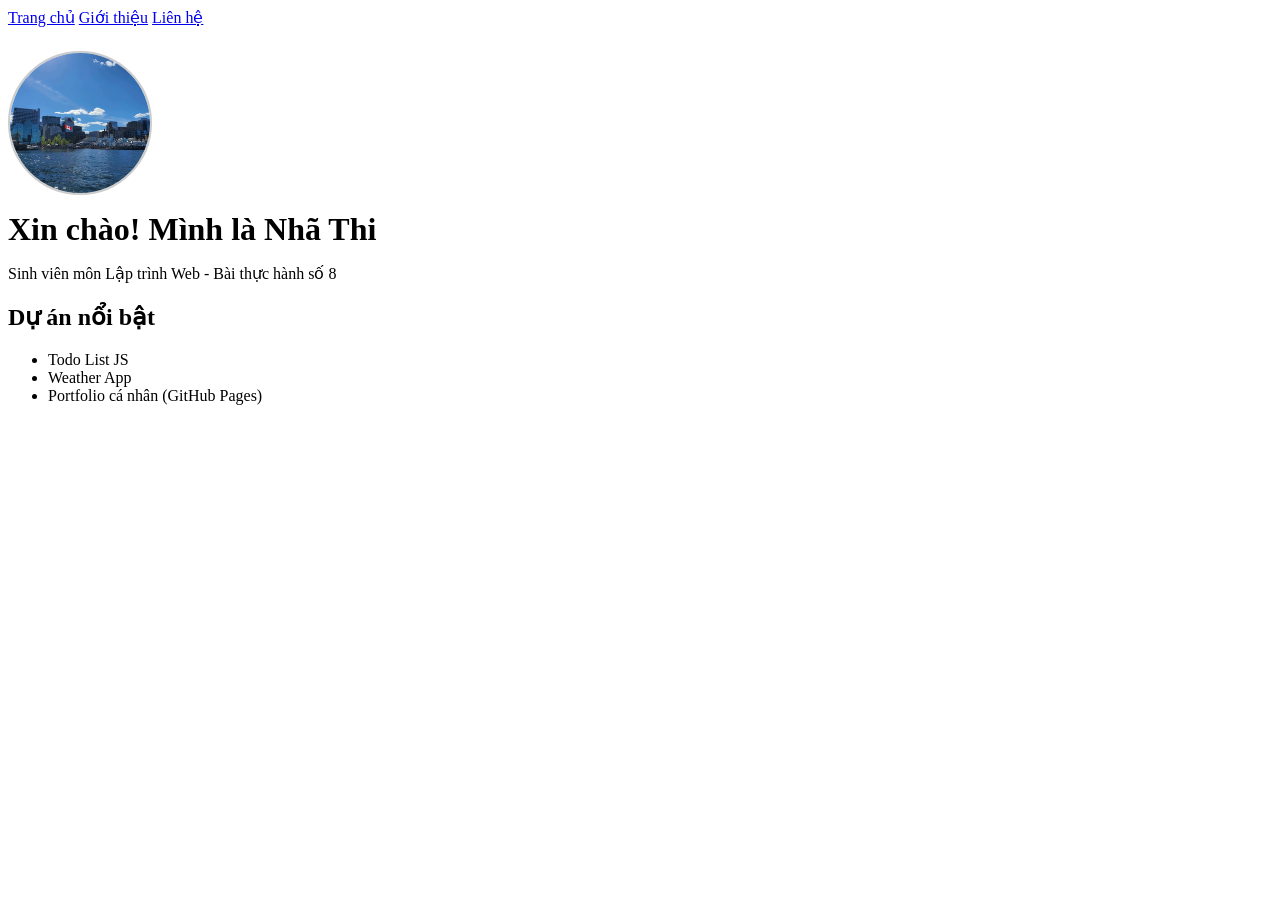
<file: index.html>
<!DOCTYPE html>
<html lang="vi">
<head>
  <meta charset="UTF-8">
  <meta name="viewport" content="width=device-width, initial-scale=1.0">
  <title>Portfolio - Nhã Thi</title>
  <link rel="stylesheet" href="style.css">
</head>
<body>

  <nav>
    <a href="#home">Trang chủ</a>
    <a href="#about">Giới thiệu</a>
    <a href="#contact">Liên hệ</a>
  </nav>

  <header class="hero" id="home">
    <img src="assets/img/avatar.jpg" alt="Ảnh đại diện của Nhã Thi" class="avatar">

    <h1>Xin chào! Mình là Nhã Thi</h1>
    <p>Sinh viên môn Lập trình Web - Bài thực hành số 8</p>
  </header>

  <section id="about">
    <h2>Dự án nổi bật</h2>
    <ul>
      <li>Todo List JS</li>
      <li>Weather App</li>
      <li>Portfolio cá nhân (GitHub Pages)</li>
    </ul>
  </section>

</body>

</html>
</file>
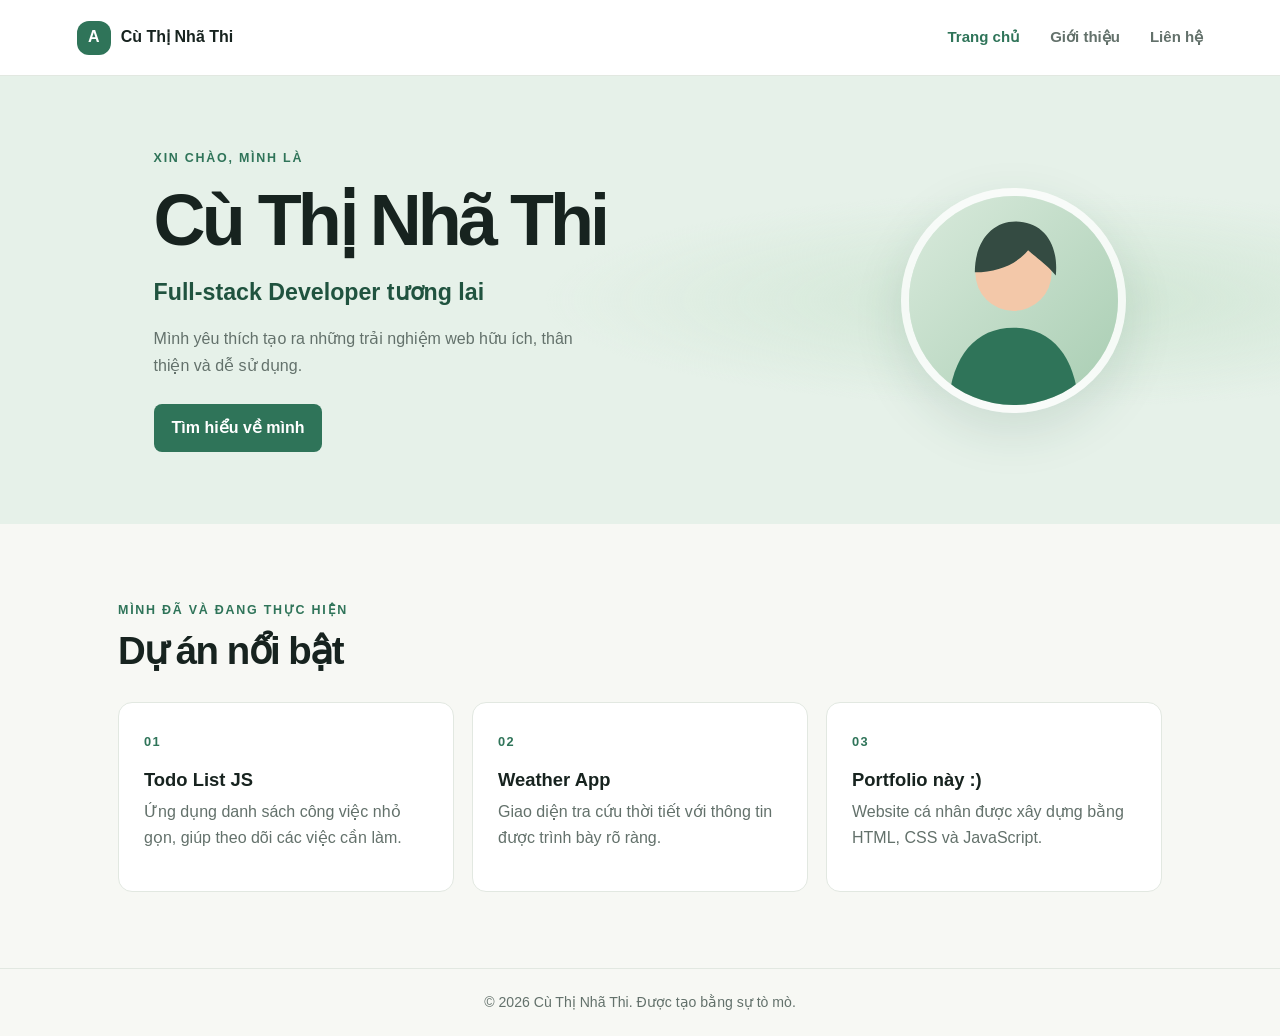
<file: Verification/index.html>
<!DOCTYPE html>
<html lang="vi">
<head>
    <meta charset="UTF-8">
    <meta name="viewport" content="width=device-width, initial-scale=1.0">
    <meta name="description" content="Portfolio của Cù Thị Nhã Thi, nhà phát triển web tương lai.">
    <title>Cù Thị Nhã Thi | Portfolio</title>
    <link rel="stylesheet" href="css/style.css">
    <script src="js/script.js" defer></script>
</head>
<body>
    <nav class="site-nav" aria-label="Điều hướng chính">
        <a class="brand" href="index.html" aria-label="Cù Thị Nhã Thi - Trang chủ">
            <span class="brand-mark" aria-hidden="true">A</span>
            <span>Cù Thị Nhã Thi</span>
        </a>
        <div class="nav-links">
            <a href="index.html" aria-current="page">Trang chủ</a>
            <a href="about.html">Giới thiệu</a>
            <a href="contact.html">Liên hệ</a>
        </div>
    </nav>

    <main>
        <header class="hero">
            <div class="hero-copy">
                <p class="eyebrow">Xin chào, mình là</p>
                <h1>Cù Thị Nhã Thi</h1>
                <p class="hero-role">Full-stack Developer tương lai</p>
                <p class="hero-intro">Mình yêu thích tạo ra những trải nghiệm web hữu ích, thân thiện và dễ sử dụng.</p>
                <a class="button" href="about.html">Tìm hiểu về mình</a>
            </div>
            <img class="avatar" src="images/avatar.svg" alt="Ảnh đại diện minh họa của Cù Thị Nhã Thi">
        </header>

        <section class="content-section" aria-labelledby="projects-title">
            <p class="eyebrow">Mình đã và đang thực hiện</p>
            <h2 id="projects-title">Dự án nổi bật</h2>
            <div class="project-grid">
                <article class="project-card">
                    <span class="project-number">01</span>
                    <h3>Todo List JS</h3>
                    <p>Ứng dụng danh sách công việc nhỏ gọn, giúp theo dõi các việc cần làm.</p>
                </article>
                <article class="project-card">
                    <span class="project-number">02</span>
                    <h3>Weather App</h3>
                    <p>Giao diện tra cứu thời tiết với thông tin được trình bày rõ ràng.</p>
                </article>
                <article class="project-card">
                    <span class="project-number">03</span>
                    <h3>Portfolio này :)</h3>
                    <p>Website cá nhân được xây dựng bằng HTML, CSS và JavaScript.</p>
                </article>
            </div>
        </section>
    </main>

    <footer class="site-footer">
        <p>© <span data-current-year></span> Cù Thị Nhã Thi. Được tạo bằng sự tò mò.</p>
    </footer>
</body>
</html>
</file>
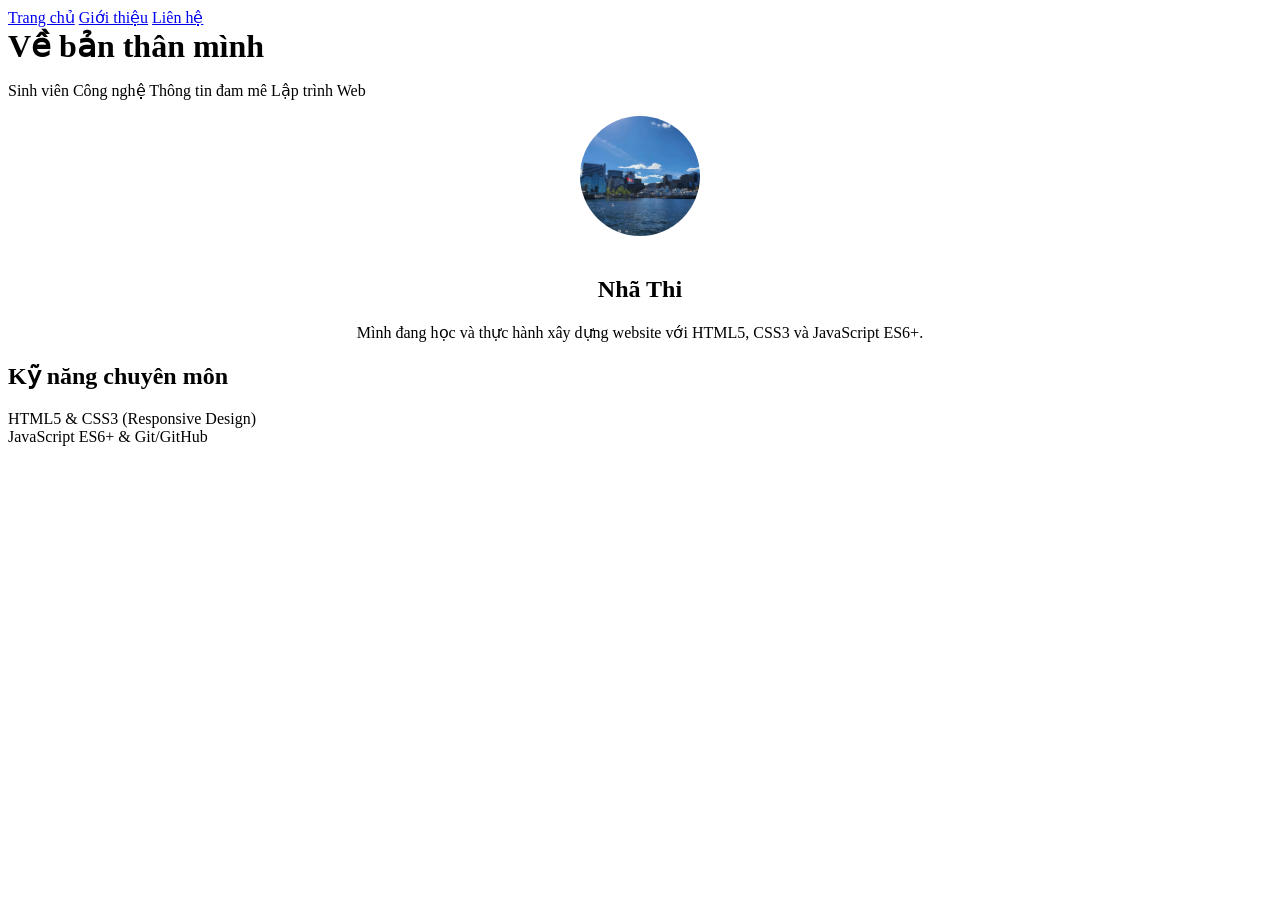
<file: about.html>
<!DOCTYPE html>
<html lang="vi">
<head>
  <meta charset="UTF-8">
  <meta name="viewport" content="width=device-width, initial-scale=1.0">
  <title>Giới thiệu - Nhã Thi</title>
  <link rel="stylesheet" href="/style.css">
</head>
<body>
  <nav>
    <a href="index.html">Trang chủ</a>
    <a href="about.html">Giới thiệu</a>
    <a href="contact.html">Liên hệ</a>
  </nav>

  <header>
    <h1>Về bản thân mình</h1>
    <p>Sinh viên Công nghệ Thông tin đam mê Lập trình Web</p>
  </header>

  <section>
    <div class="project" style="text-align: center;">
      <img src="assets/img/avatar.jpg" alt="Ảnh đại diện" style="width: 120px; height: 120px; border-radius: 50%; object-fit: cover; margin-bottom: 1rem;">
      <h2>Nhã Thi</h2>
      <p>Mình đang học và thực hành xây dựng website với HTML5, CSS3 và JavaScript ES6+.</p>
    </div>

    <h2>Kỹ năng chuyên môn</h2>
    <div class="project">HTML5 & CSS3 (Responsive Design)</div>
    <div class="project">JavaScript ES6+ & Git/GitHub</div>
  </section>
</body>
</html>
</file>
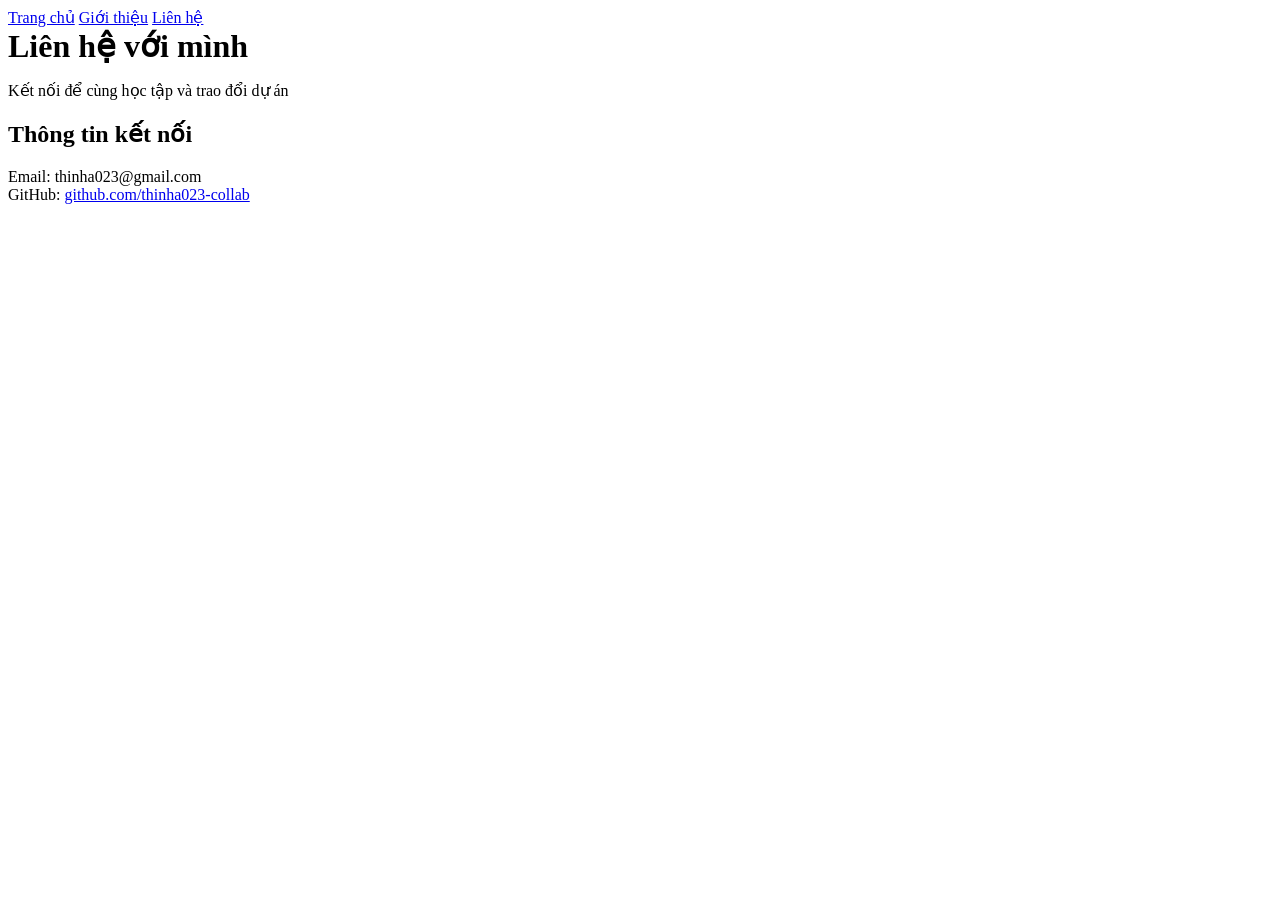
<file: contact.html>
<!DOCTYPE html>
<html lang="vi">
<head>
  <meta charset="UTF-8">
  <meta name="viewport" content="width=device-width, initial-scale=1.0">
  <title>Liên hệ - Nhã Thi</title>
  <link rel="stylesheet" href="style.css">
</head>
<body>
  <nav>
    <a href="index.html">Trang chủ</a>
    <a href="about.html">Giới thiệu</a>
    <a href="contact.html">Liên hệ</a>
  </nav>

  <header>
    <h1>Liên hệ với mình</h1>
    <p>Kết nối để cùng học tập và trao đổi dự án</p>
  </header>

  <section>
    <h2>Thông tin kết nối</h2>
    <div class="project">Email: thinha023@gmail.com</div>
    <div class="project">GitHub: <a href="https://github.com/thinha023-collab" target="_blank">github.com/thinha023-collab</a></div>
  </section>
</body>

</html>
</file>
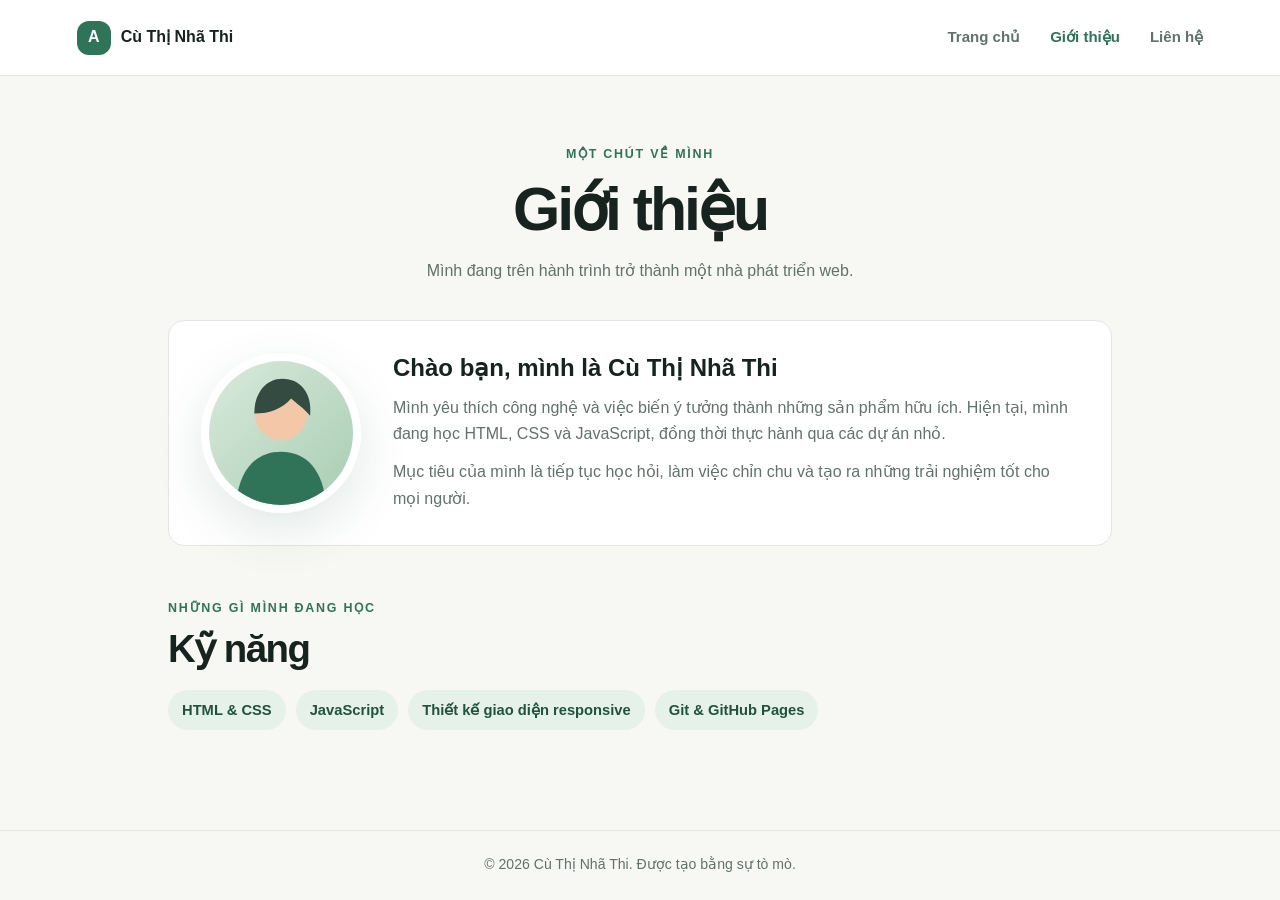
<file: Verification/about.html>
<!DOCTYPE html>
<html lang="vi">
<head>
    <meta charset="UTF-8">
    <meta name="viewport" content="width=device-width, initial-scale=1.0">
    <meta name="description" content="Tìm hiểu thêm về Cù Thị Nhã Thi và hành trình học lập trình web.">
    <title>Giới thiệu | Cù Thị Nhã Thi</title>
    <link rel="stylesheet" href="css/style.css">
    <script src="js/script.js" defer></script>
</head>
<body>
    <nav class="site-nav" aria-label="Điều hướng chính">
        <a class="brand" href="index.html" aria-label="Cù Thị Nhã Thi - Trang chủ">
            <span class="brand-mark" aria-hidden="true">A</span>
            <span>Cù Thị Nhã Thi</span>
        </a>
        <div class="nav-links">
            <a href="index.html">Trang chủ</a>
            <a href="about.html" aria-current="page">Giới thiệu</a>
            <a href="contact.html">Liên hệ</a>
        </div>
    </nav>

    <main class="page-main">
        <header class="page-heading">
            <p class="eyebrow">Một chút về mình</p>
            <h1>Giới thiệu</h1>
            <p>Mình đang trên hành trình trở thành một nhà phát triển web.</p>
        </header>
        <section class="about-panel">
            <img class="avatar avatar-small" src="images/avatar.svg" alt="Ảnh đại diện minh họa của Cù Thị Nhã Thi">
            <div>
                <h2>Chào bạn, mình là Cù Thị Nhã Thi</h2>
                <p>Mình yêu thích công nghệ và việc biến ý tưởng thành những sản phẩm hữu ích. Hiện tại, mình đang học HTML, CSS và JavaScript, đồng thời thực hành qua các dự án nhỏ.</p>
                <p>Mục tiêu của mình là tiếp tục học hỏi, làm việc chỉn chu và tạo ra những trải nghiệm tốt cho mọi người.</p>
            </div>
        </section>
        <section class="content-section skills-section">
            <p class="eyebrow">Những gì mình đang học</p>
            <h2>Kỹ năng</h2>
            <ul class="skill-list">
                <li>HTML &amp; CSS</li>
                <li>JavaScript</li>
                <li>Thiết kế giao diện responsive</li>
                <li>Git &amp; GitHub Pages</li>
            </ul>
        </section>
    </main>

    <footer class="site-footer">
        <p>© <span data-current-year></span> Cù Thị Nhã Thi. Được tạo bằng sự tò mò.</p>
    </footer>
</body>
</html>
</file>
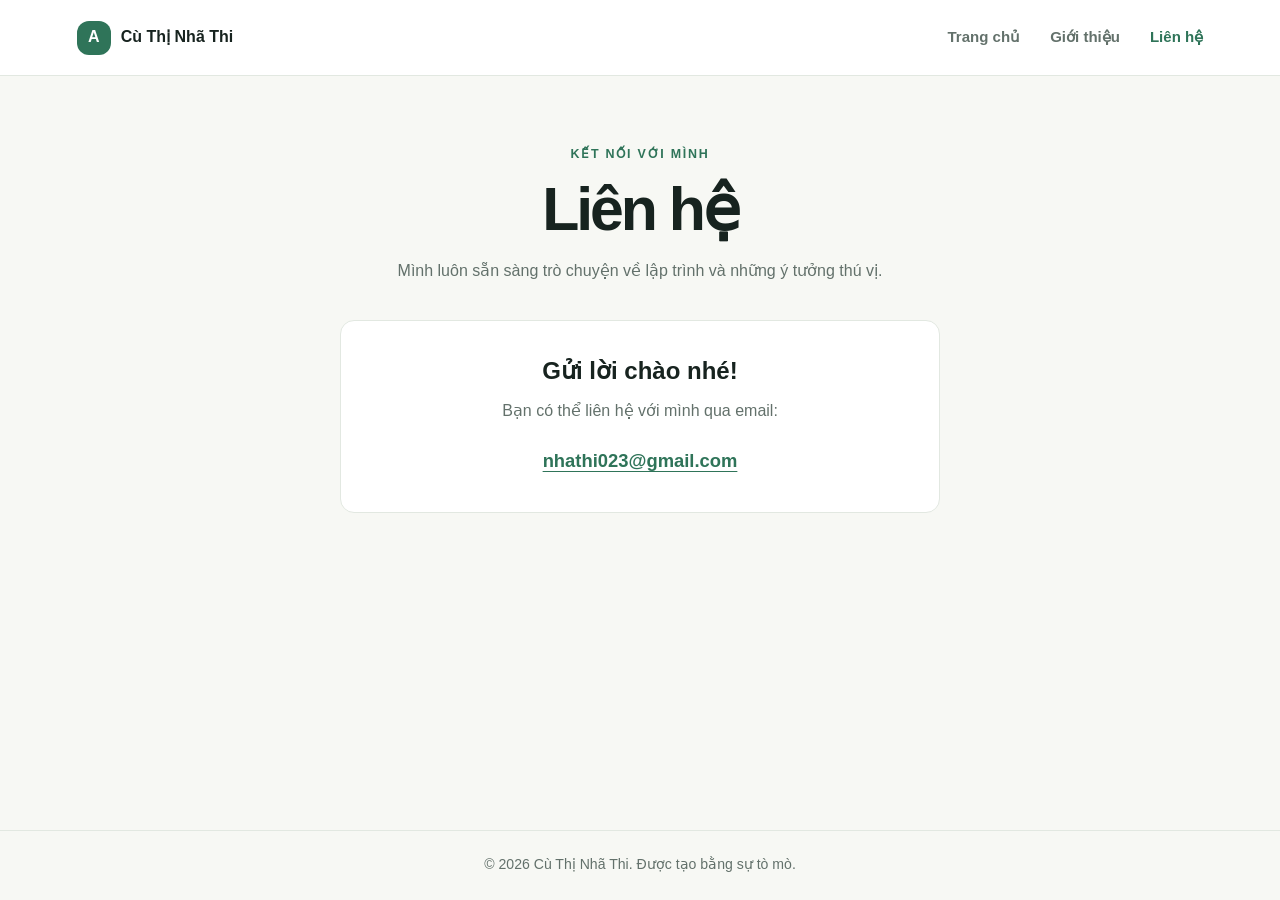
<file: Verification/contact.html>
<!DOCTYPE html>
<html lang="vi">
<head>
    <meta charset="UTF-8">
    <meta name="viewport" content="width=device-width, initial-scale=1.0">
    <meta name="description" content="Thông tin liên hệ với Cù Thị Nhã Thi.">
    <title>Liên hệ | Cù Thị Nhã Thi</title>
    <link rel="stylesheet" href="css/style.css">
    <script src="js/script.js" defer></script>
</head>
<body>
    <nav class="site-nav" aria-label="Điều hướng chính">
        <a class="brand" href="index.html" aria-label="Cù Thị Nhã Thi - Trang chủ">
            <span class="brand-mark" aria-hidden="true">A</span>
            <span>Cù Thị Nhã Thi</span>
        </a>
        <div class="nav-links">
            <a href="index.html">Trang chủ</a>
            <a href="about.html">Giới thiệu</a>
            <a href="contact.html" aria-current="page">Liên hệ</a>
        </div>
    </nav>

    <main class="page-main">
        <header class="page-heading">
            <p class="eyebrow">Kết nối với mình</p>
            <h1>Liên hệ</h1>
            <p>Mình luôn sẵn sàng trò chuyện về lập trình và những ý tưởng thú vị.</p>
        </header>
        <section class="contact-card">
            <h2>Gửi lời chào nhé!</h2>
            <p>Bạn có thể liên hệ với mình qua email:</p>
            <a class="contact-link" href="mailto:nhathi023@gmail.com">nhathi023@gmail.com</a>
        </section>
    </main>

    <footer class="site-footer">
        <p>© <span data-current-year></span> Cù Thị Nhã Thi. Được tạo bằng sự tò mò.</p>
    </footer>
</body>
</html>
</file>
<file: style.css>
.hero {
  margin-top: 24px;
}

.avatar {
  width: 140px;
  height: 140px;
  object-fit: cover;     /* Giữ tỷ lệ ảnh không bị méo */
  border-radius: 50%;    /* Khung tròn */
  border: 2px solid #ccc;
  display: block;
  margin-bottom: 16px;
}

h1 {
  margin: 0 0 8px 0;
}
</file>
<file: Verification/css/style.css>
:root {
    color-scheme: light;
    --ink: #17231f;
    --muted: #63716b;
    --green: #2f7459;
    --green-dark: #20533f;
    --mint: #e6f1e9;
    --paper: #f7f8f4;
    --white: #fff;
    --line: #e2e8e1;
}

* {
    box-sizing: border-box;
    margin: 0;
    padding: 0;
}

body {
    min-width: 320px;
    background: var(--paper);
    color: var(--ink);
    font-family: 'Segoe UI', sans-serif;
    line-height: 1.65;
}

a {
    color: inherit;
}

.site-nav {
    align-items: center;
    background: var(--white);
    border-bottom: 1px solid var(--line);
    display: flex;
    justify-content: space-between;
    min-height: 76px;
    padding: 0 max(6vw, 24px);
}

.brand {
    align-items: center;
    color: var(--ink);
    display: inline-flex;
    font-family: 'Segoe UI', sans-serif;
    font-size: 1rem;
    font-weight: 800;
    gap: 10px;
    text-decoration: none;
}

.brand-mark {
    align-items: center;
    background: var(--green);
    border-radius: 12px;
    color: var(--white);
    display: inline-flex;
    height: 34px;
    justify-content: center;
    width: 34px;
}

.nav-links {
    display: flex;
    gap: 30px;
}

.nav-links a {
    color: var(--muted);
    font-size: 0.94rem;
    font-weight: 600;
    text-decoration: none;
    transition: color 160ms ease;
}

.nav-links a:hover,
.nav-links a[aria-current="page"] {
    color: var(--green);
}

.hero {
    align-items: center;
    background:
        radial-gradient(ellipse at 82% 50%, rgba(196, 224, 201, 0.65), transparent 34%),
        var(--mint);
    display: flex;
    gap: 50px;
    justify-content: space-between;
    min-height: 430px;
    padding: 72px max(12vw, 28px);
}

.hero-copy {
    max-width: 590px;
}

.eyebrow {
    color: var(--green);
    font-size: 0.78rem;
    font-weight: 700;
    letter-spacing: 0.14em;
    text-transform: uppercase;
}

h1,
h2,
h3 {
    font-family: 'Segoe UI', sans-serif;
    line-height: 1.2;
}

.hero h1 {
    font-size: clamp(2.6rem, 6vw, 4.5rem);
    letter-spacing: -0.055em;
    margin-top: 8px;
}

.hero-role {
    color: var(--green-dark);
    font-size: clamp(1.15rem, 2vw, 1.45rem);
    font-weight: 600;
    margin-top: 10px;
}

.hero-intro {
    color: var(--muted);
    margin: 15px 0 25px;
    max-width: 440px;
}

.button {
    background: var(--green);
    border-radius: 8px;
    color: var(--white);
    display: inline-block;
    font-weight: 700;
    padding: 11px 18px;
    text-decoration: none;
    transition: background 160ms ease, transform 160ms ease;
}

.button:hover {
    background: var(--green-dark);
    transform: translateY(-1px);
}

.avatar {
    border: 8px solid rgba(255, 255, 255, 0.75);
    border-radius: 50%;
    box-shadow: 0 18px 50px rgba(32, 83, 63, 0.13);
    flex: 0 0 auto;
    height: 225px;
    object-fit: cover;
    width: 225px;
}

.content-section {
    margin: 0 auto;
    max-width: 1100px;
    padding: 76px 28px;
}

.content-section h2,
.skills-section h2 {
    font-size: clamp(1.8rem, 4vw, 2.4rem);
    letter-spacing: -0.04em;
    margin: 7px 0 28px;
}

.project-grid {
    display: grid;
    gap: 18px;
    grid-template-columns: repeat(3, minmax(0, 1fr));
}

.project-card,
.contact-card {
    background: var(--white);
    border: 1px solid var(--line);
    border-radius: 14px;
    padding: 25px;
}

.project-card {
    min-height: 190px;
    transition: box-shadow 160ms ease, transform 160ms ease;
}

.project-card:hover {
    box-shadow: 0 12px 30px rgba(23, 35, 31, 0.08);
    transform: translateY(-3px);
}

.project-number {
    color: var(--green);
    font-size: 0.8rem;
    font-weight: 800;
    letter-spacing: 0.1em;
}

.project-card h3 {
    font-size: 1.15rem;
    margin: 14px 0 8px;
}

.project-card p,
.about-panel p,
.contact-card p {
    color: var(--muted);
}

.site-footer {
    border-top: 1px solid var(--line);
    color: var(--muted);
    font-size: 0.88rem;
    padding: 22px;
    text-align: center;
}

.page-main {
    margin: 0 auto;
    max-width: 1000px;
    min-height: calc(100vh - 146px);
    padding: 68px 28px 80px;
}

.page-heading {
    margin: 0 auto 36px;
    max-width: 700px;
    text-align: center;
}

.page-heading h1 {
    font-size: clamp(2.5rem, 6vw, 3.8rem);
    letter-spacing: -0.05em;
    margin: 8px 0 12px;
}

.page-heading > p:last-child {
    color: var(--muted);
}

.about-panel {
    align-items: center;
    background: var(--white);
    border: 1px solid var(--line);
    border-radius: 16px;
    display: flex;
    gap: 32px;
    padding: 32px;
}

.avatar-small {
    height: 160px;
    width: 160px;
}

.about-panel h2,
.contact-card h2 {
    font-size: 1.5rem;
    margin-bottom: 12px;
}

.about-panel p + p {
    margin-top: 12px;
}

.skills-section {
    padding: 52px 0 0;
}

.skills-section h2 {
    margin-bottom: 18px;
}

.skill-list {
    display: flex;
    flex-wrap: wrap;
    gap: 10px;
    list-style: none;
}

.skill-list li {
    background: var(--mint);
    border-radius: 999px;
    color: var(--green-dark);
    font-size: 0.92rem;
    font-weight: 600;
    padding: 8px 14px;
}

.contact-card {
    margin: 0 auto;
    max-width: 600px;
    padding: 36px;
    text-align: center;
}

.contact-link {
    color: var(--green);
    display: inline-block;
    font-size: 1.15rem;
    font-weight: 700;
    margin-top: 22px;
    text-decoration-thickness: 1px;
    text-underline-offset: 4px;
}

.contact-note {
    font-size: 0.85rem;
    margin-top: 8px;
}

:focus-visible {
    outline: 3px solid #d27b45;
    outline-offset: 4px;
}

@media (max-width: 700px) {
    .site-nav {
        align-items: flex-start;
        flex-direction: column;
        gap: 12px;
        padding-bottom: 14px;
        padding-top: 14px;
    }

    .nav-links {
        flex-wrap: wrap;
        gap: 8px 22px;
    }

    .hero {
        flex-direction: column-reverse;
        gap: 28px;
        padding-bottom: 54px;
        padding-top: 54px;
        text-align: center;
    }

    .hero-intro {
        margin-left: auto;
        margin-right: auto;
    }

    .avatar {
        height: 175px;
        width: 175px;
    }

    .project-grid {
        grid-template-columns: 1fr;
    }

    .content-section {
        padding-bottom: 56px;
        padding-top: 56px;
    }

    .about-panel {
        align-items: flex-start;
        flex-direction: column;
        padding: 24px;
    }

    .avatar-small {
        height: 125px;
        width: 125px;
    }
}
</file>
